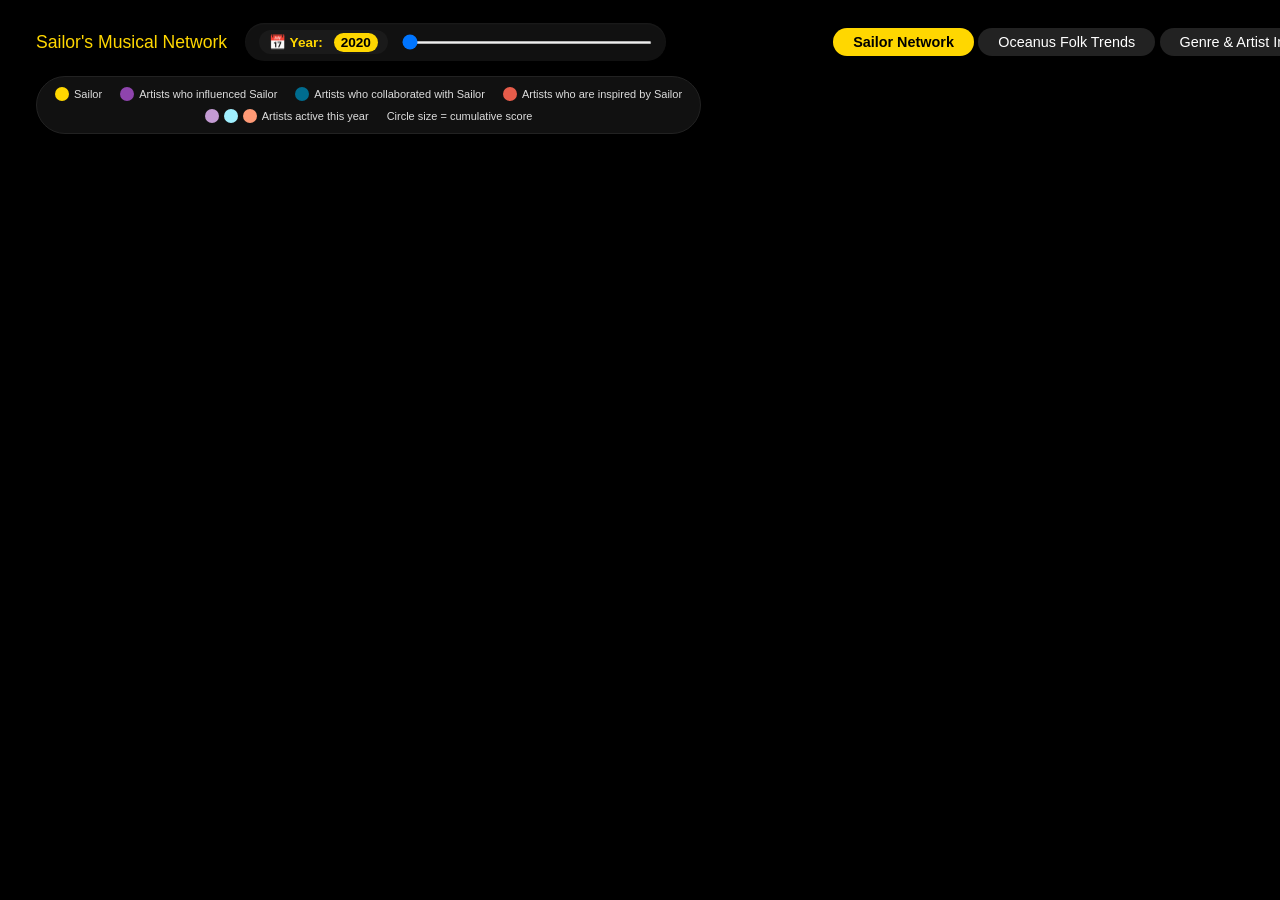
<file: index.html>
<!DOCTYPE html>
<html lang="en">
<head>
    <meta charset="UTF-8">
    <meta name="viewport" content="width=device-width, initial-scale=1.0">
    <title>Sailor's Influence & Collaboration</title>
    <link rel="stylesheet" href="css/style.css?v=2">
    <link rel="stylesheet" href="css/linechart.css?v=2">
    <link rel="stylesheet" href="css/sankey.css?v=2">
    <script src="https://d3js.org/d3.v7.min.js"></script>
</head>
<body>
    <div class="container">
        <!-- Header with title left, slider middle, tabs right -->
        <div class="header-row">
            <h1>Sailor's Musical Network</h1>
            <div class="controls">
                <div class="control-group">
                    <label>📅 Year: <span id="yearLabel" class="value-badge">2020</span></label>
                    <input type="range" id="yearSlider" min="2020" max="2030" step="1" value="2020">
                </div>
            </div>
            <div class="tabs">
                <button id="tab-network" class="tab-btn active">Sailor Network</button>
                <button id="tab-trends" class="tab-btn">Oceanus Folk Trends</button>
                <button id="tab-sankey" class="tab-btn">Genre & Artist Influence</button>
                <a href="pages/superstar_predictor.html" target="_blank" class="tab-btn">Superstar Predictor</a>
            </div>
        </div>

        <!-- Dynamic content area: views toggled via tabs -->
        <div id="dynamic-content">
            <!-- NETWORK VIEW -->
            <div id="network-view" class="view active-view">
                <div id="left-col">
                    <div id="network-container"></div>
                    <!-- Legend in two rows -->
                    <div class="legend">
                        <div class="legend-row">
                            <div><span style="background:#FFD700;"></span> Sailor</div>
                            <div><span style="background:#8E44AD;"></span> Artists who influenced Sailor</div>
                            <div><span style="background:#006C8F;"></span> Artists who collaborated with Sailor</div>
                            <div><span style="background:#E65C4A;"></span> Artists who are inspired by Sailor</div>
                        </div>
                        <div class="legend-row">
                            <div>
                                <span style="background:#C39BD3;"></span>
                                <span style="background:#A0F0FF;"></span>
                                <span style="background:#FF9A76;"></span>
                                Artists active this year
                            </div>
                            <div>Circle size = cumulative score</div>
                        </div>
                    </div>
                </div>
                <div id="slope-container">
                    <div id="slope-chart"></div>
                </div>
            </div>

            <!-- TRENDS VIEW -->
            <div id="trends-view" class="view" style="display: none;">
                <!-- Content loaded from pages/oceanus_trends.html -->
            </div>

            <!-- SANKEY VIEW -->
            <div id="sankey-view" class="view" style="display: none;">
                <!-- Content loaded from pages/sankey.html -->
            </div>
        </div>

        <div class="tooltip"></div>
    </div>

    <script src="js/viz.js"></script>
    <script src="js/tabs.js"></script>
</body>
</html>
</file>
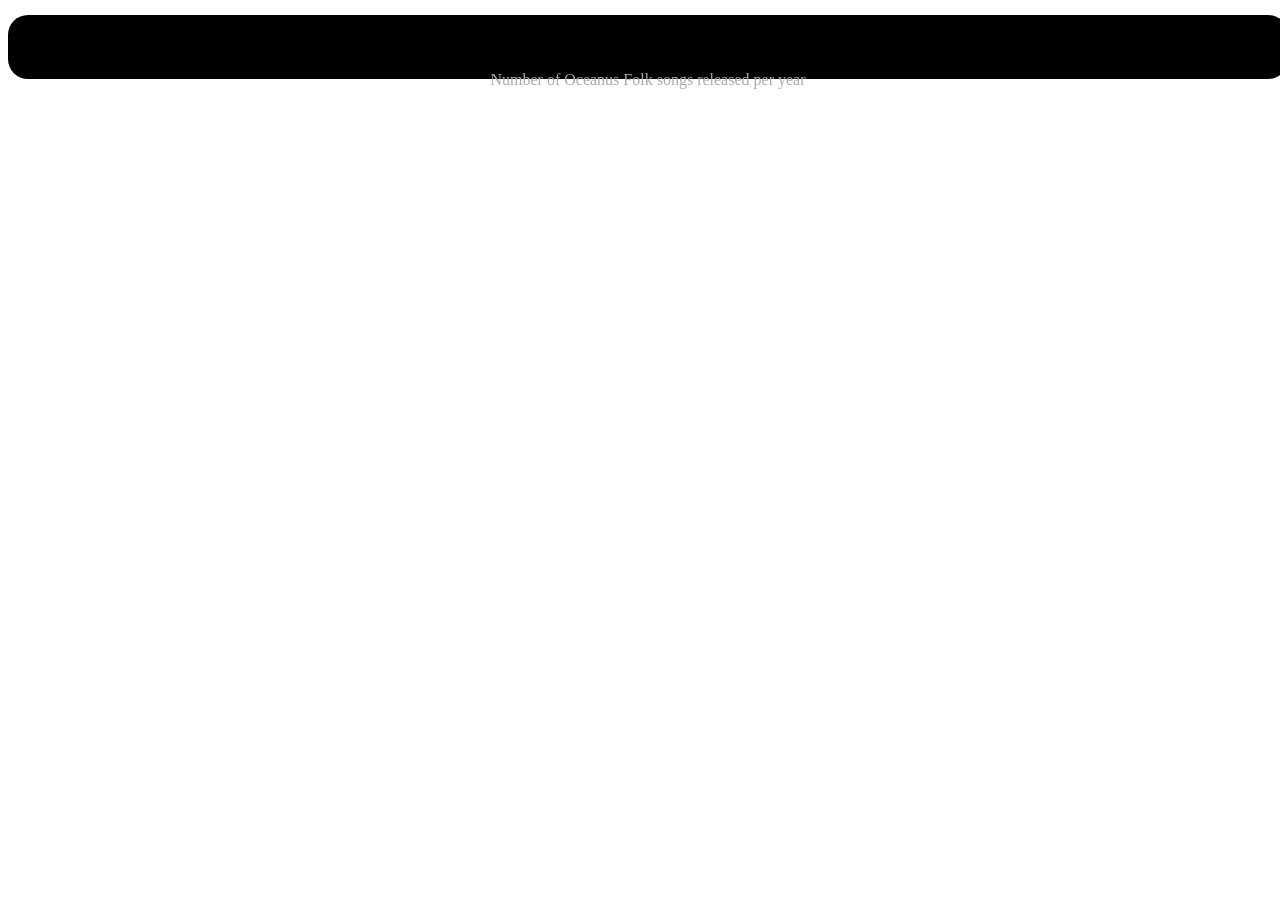
<file: pages/oceanus_trends.html>
<!DOCTYPE html>
<html lang="en">
<head>
    <meta charset="UTF-8">
    <meta name="viewport" content="width=device-width, initial-scale=1.0">
    <title>Oceanus Folk Works Over Time</title>
    <!-- Styles specific to this page (line chart) -->
    <link rel="stylesheet" href="../css/linechart.css">
    <!-- D3 library (required for chart) -->
    <script src="https://d3js.org/d3.v7.min.js"></script>
</head>
<body class="linechart-page">
    <div class="container">
        <!-- Main title (question as heading) -->
        <h1>Was the influence of Oceanus Folk intermittent or did it have a gradual rise?</h1>
        <!-- Subtitle explaining the chart -->
        <p class="subtitle">Number of Oceanus Folk songs released per year</p>
        <!-- The chart container will be filled by linechart.js -->
        <div id="line-chart"></div>
    </div>
    <!-- Chart script (loaded dynamically by tabs.js, but also present for standalone use) -->
    <script src="../js/linechart.js"></script>
</body>
</html>
</file>
<file: css/style.css>
/* ================================================================
   Global Reset & Base Styles
   ================================================================ */
* {
    margin: 0;
    padding: 0;
    box-sizing: border-box;
}

body {
    font-family: 'Segoe UI', 'Roboto', 'Helvetica Neue', sans-serif;
    background: black;
    color: white;
    padding: 18px;
    overflow-x: auto;   /* global horizontal scrollbar when content exceeds viewport */
    overflow-y: auto;
}

/* Main container – fixed width to keep content together, scrolls if needed */
.container {
    width: 1480px;               /* 900px network + 540px line chart + margins/gaps */
    background: black;
    border-radius: 18px;
    padding: 5px 18px;
    margin: 0 auto;
}

/* ================================================================
   Header Row (Title, Year Slider, Tabs)
   ================================================================ */
.header-row {
    display: flex;
    align-items: center;
    gap: 18px;
    margin-bottom: 10px;
    flex-wrap: nowrap;
    position: relative;
    z-index: 100;
}

h1 {
    font-size: 1.1rem;
    font-weight: 500;
    margin: 0;
    color: #FFD700;
    white-space: nowrap;
}

/* Year slider controls */
.controls {
    background: #111;
    padding: 7px 14px;
    border-radius: 54px;
    box-shadow: inset 0 1px 2px rgba(255,255,255,0.05), 0 2px 6px rgba(0,0,0,0.5);
    white-space: nowrap;
}

.control-group {
    display: flex;
    align-items: center;
    gap: 14px;
    flex-wrap: nowrap;
    justify-content: center;
}

.control-group label {
    font-weight: 600;
    color: #FFD700;
    background: #1a1a1a;
    padding: 4px 10px;
    border-radius: 27px;
    white-space: nowrap;
    font-size: 0.85rem;
}

.value-badge {
    background: #FFD700;
    color: black;
    padding: 2px 7px;
    border-radius: 27px;
    margin-left: 7px;
}

input[type="range"] {
    width: 250px;
    cursor: pointer;
    background: #333;
    height: 3px;
    border-radius: 3px;
}

/* Tabs – aligned to the right of the container */
.tabs {
    margin-left: auto;
    position: relative;
    z-index: 101;
    white-space: nowrap;
    left: 40px;               /* fine‑tune horizontal position */
}
.tab-btn {
    background: #222;
    color: white;
    border: none;
    padding: 6px 20px;
    border-radius: 36px;
    cursor: pointer;
    font-size: 0.9rem;
    transition: 0.2s;
    position: relative;
    z-index: 102;
    pointer-events: auto !important;
    text-decoration: none;
}
.tab-btn.active {
    background: #FFD700;
    color: black;
    font-weight: bold;
}
.tab-btn:hover {
    background: #444;
}
a.tab-btn {
    text-decoration: none;
}

/* ================================================================
   Two‑Column Layout (Network + Line Chart)
   ================================================================ */
#viz {
    display: flex;
    gap: 18px;
    align-items: flex-start;
    background: black;
    border-radius: 14px;
    padding: 18px;
}

/* Left column: network circle + legend */
#left-col {
    flex: 0 0 auto;
    display: flex;
    flex-direction: column;
    align-items: center;
    gap: 5px;
}

/* Network SVG – fixed size (scaled via CSS to fit container) */
#network-container svg {
    width: 900px;
    height: 660px;
    background: transparent;
    display: block;
}

/* Legend – two rows, directly below the network */
.legend {
    width: 100%;
    display: flex;
    flex-direction: column;
    align-items: center;
    gap: 8px;
    background: #111;
    padding: 10px 18px;
    border-radius: 36px;
    border: 1px solid #222;
}
.legend-row {
    display: flex;
    flex-wrap: wrap;
    justify-content: center;
    gap: 18px;
}
.legend-row div {
    display: flex;
    align-items: center;
    gap: 5px;
    color: #ddd;
    font-size: 11px;
}
.legend-row span {
    width: 14px;
    height: 14px;
    border-radius: 50%;
    display: inline-block;
}

/* Right column (line chart) – originally named "slope", now holds line chart */
#slope-container {
    flex: 0 0 auto;
    background: black;
    border-radius: 12px;
    padding: 0;
    box-shadow: 0 2px 8px rgba(255,255,255,0.05);
}
#slope-chart svg {
    width: 540px;
    height: auto;
    display: block;
}

/* ================================================================
   Tooltips & Node Styling
   ================================================================ */
.tooltip {
    position: absolute;
    background: rgba(0,0,0,0.95);
    color: #f0ebe0;
    padding: 9px 12px;
    border-radius: 11px;
    pointer-events: none;
    font-size: 11px;
    line-height: 1.4;
    opacity: 0;
    transition: opacity 0.2s ease;
    max-width: 420px;
    backdrop-filter: blur(4px);
    box-shadow: 0 4px 12px rgba(0,0,0,0.5);
    z-index: 50;
    font-family: monospace;
    border-left: 4px solid #FFD700;
}

.node text {
    font-weight: 500;
    text-shadow: 0 1px 0 black;
    letter-spacing: 0.2px;
}

.node circle:hover {
    stroke: white !important;
    stroke-width: 3px !important;
    filter: none !important;
}

/* ================================================================
   Views (Network / Trends / Sankey)
   ================================================================ */
.view {
    display: none;
}
.view.active-view {
    display: flex;
    gap: 18px;
}
#network-view {
    display: flex;
    gap: 18px;
}
#trends-view {
    position: relative;
    min-height: 540px;
    background: black;
    border-radius: 12px;
    padding: 0;
}

/* Dynamic content container – keeps tabs above */
#dynamic-content {
    position: relative;
    z-index: 1;
}

/* Additional tooltip for line chart (used by trends page) */
.linechart-tooltip {
    z-index: 50 !important;
}

/* ================================================================
   Responsive Behaviour (stack on narrow screens)
   ================================================================ */
@media (max-width: 900px) {
    .container { padding: 10px; }
    .header-row { flex-direction: column; white-space: normal; }
    .controls { width: 100%; text-align: center; white-space: normal; }
    .tabs { margin-left: 0; justify-content: center; white-space: normal; left: 0; }
    #viz { flex-direction: column; }
    #left-col { width: 100%; }
    #slope-container { width: 100%; }
    #network-container svg { width: 100%; max-width: 900px; height: auto; }
    #slope-chart svg { width: 100%; max-width: 540px; }
    .control-group label { font-size: 0.75rem; }
    .legend-row { gap: 12px; }
    .legend-row div { font-size: 10px; }
}
</file>
<file: css/linechart.css>
/* ================================================================
   linechart.css – Styles for the Oceanus Trends page (dynamically loaded)
   All rules are scoped under .linechart-page to avoid conflicts with the main network page.
   ================================================================ */

/* Make the wrapper fill the available width and allow overflow */
.linechart-page {
    width: 100%;
    overflow: visible;
}

/* The main content container */
.linechart-page .container {
    max-width: 1400px;
    margin: 0 auto;
    background: black;
    border-radius: 20px;
    padding: 0 0 0 0;          /* no extra padding (managed by inner elements) */
    overflow: visible;
}

/* Main title – positioned relative to move it up and left (custom alignment) */
.linechart-page h1 {
    color: #FFD700;
    text-align: left;
    font-size: 1.4rem;
    position: relative;
    top: -40px;                /* shift upward */
    left: -40px;               /* shift left */
    margin-bottom: 0;
}

/* Subtitle – kept centered under the title */
.linechart-page .subtitle {
    text-align: center;
    color: #aaa;
    margin-bottom: 20px;
    font-size: 1rem;
    margin-top: 30px;
    position: relative;
    top: 0;
}

/* Container for the line chart SVG – flex to centre it */
.linechart-page #line-chart {
    display: flex;
    flex-direction: column;
    align-items: center;
    width: 100%;
    margin-top: -30px;         /* pull the chart up slightly */
}

/* The SVG itself – black background, rounded corners, auto margins */
.linechart-page #line-chart svg {
    display: block;
    margin: 0 auto;
    background: black;
    border-radius: 12px;
}

/* Tooltip for the line chart (data points) */
.linechart-tooltip {
    position: absolute;
    background: rgba(0,0,0,0.95);
    color: #f0ebe0;
    padding: 8px 12px;
    border-radius: 8px;
    pointer-events: none;
    font-size: 12px;
    font-family: monospace;
    border-left: 3px solid #FFD700;
    z-index: 1000;
}

/* Checkbox controls (toggle lines on/off) – centred row */
.linechart-page .linechart-controls {
    margin-top: 20px;
    text-align: center;
}
.linechart-page .linechart-controls-inner {
    display: inline-flex;
    gap: 20px;
    padding: 8px 20px;
    background: #111;
    border-radius: 40px;
    align-items: center;
}
.linechart-page .linechart-controls-inner label {
    display: inline-flex;
    align-items: center;
    gap: 8px;
    cursor: pointer;
    color: white;
    font-size: 14px;
}
.linechart-page .linechart-controls-inner input[type="checkbox"] {
    cursor: pointer;
}
.linechart-page .linechart-controls-inner span:first-of-type {
    display: inline-block;
    width: 20px;
    height: 3px;
    border-radius: 2px;
}

/* Legend (static, below the checkboxes) – centred row */
.linechart-page .legend {
    display: flex;
    justify-content: center;
    gap: 30px;
    margin-top: 20px;
    background: #1a1a1a;
    padding: 8px 20px;
    border-radius: 30px;
    width: fit-content;
    margin-left: auto;
    margin-right: auto;
}
.linechart-page .legend span {
    width: 20px;
    height: 3px;
    border-radius: 0;
    display: inline-block;
    vertical-align: middle;
}
.linechart-page .legend div {
    display: flex;
    align-items: center;
    gap: 6px;
    color: white;
    font-size: 14px;
}

/* Responsive adjustments for narrow screens */
@media (max-width: 900px) {
    .linechart-page .legend {
        gap: 15px;
        flex-wrap: wrap;
        padding: 8px 15px;
    }
    .linechart-page .linechart-controls-inner {
        gap: 10px;
        flex-wrap: wrap;
        justify-content: center;
    }
}
</file>
<file: css/sankey.css>
/* ================================================================
   sankey.css – Styles for the Sankey diagram page (genres & artists)
   All rules are scoped under #sankey-view because the content is
   dynamically loaded into that div by tabs.js.
   ================================================================ */

/* Global reset (only affects the Sankey view) */
#sankey-view * {
    margin: 0;
    padding: 0;
    box-sizing: border-box;
}

/* Main container */
#sankey-view {
    font-family: 'Segoe UI', 'Roboto', sans-serif;
    background: black;
    padding: 0;
}

#sankey-view .container {
    max-width: 1700px;
    margin: 0 auto;
    background: black;
    border-radius: 20px;
    padding: 20px 30px 30px;
    position: relative;
}

/* Title – absolutely positioned to overlay the diagram (custom layout) */
#sankey-view h1 {
    position: absolute;
    top: -30px;
    left: -30px;
    font-size: 1.1rem;
    margin: 0;
    padding: 0;
    line-height: 1;
    color: #FFD700;
    width: auto;
    text-align: left;
    z-index: 10;
}

/* Subtitle (unused, kept for possible future use) */
#sankey-view .subtitle {
    text-align: center;
    color: #6b6b6b;
    margin-bottom: 25px;
    font-size: 0.95rem;
}

/* Dropdown control bar */
#sankey-view .controls {
    text-align: center;
    margin-bottom: 25px;
    background: black;
}
#sankey-view .controls label {
    font-weight: 600;
    margin-right: 10px;
    font-size: 1rem;
    color: white;
}
#sankey-view #viewSelector {
    padding: 8px 16px;
    font-size: 1rem;
    border-radius: 30px;
    border: 1px solid #ccc;
    background: #fefcf8;
    cursor: pointer;
    outline: none;
}
#sankey-view #viewSelector:hover {
    background: #fff6e8;
}

/* Container for the SVG – overflow‑x allows horizontal scroll if needed */
#sankey-view #sankey-container {
    position: relative;    /* avoid absolute positioning conflict */
    display: flex;
    justify-content: center;
    align-items: center;
    background: black;
    border-radius: 16px;
    padding: 10px;
    min-height: 200px;
    overflow-x: auto;
}

/* SVG itself – background transparent (inherits black from container) */
#sankey-view svg {
    background: transparent;
    font-family: 'Segoe UI', sans-serif;
}

/* Sankey nodes (rectangles) */
#sankey-view .node rect {
    cursor: pointer;
    transition: opacity 0.2s;
}

/* Node labels – white text for visibility on black background */
#sankey-view .node text {
    font-size: 11px;
    font-weight: 500;
    fill: white;
}

/* Links (flows) – semi‑transparent, highlight on hover */
#sankey-view .link {
    fill: none;
    stroke-opacity: 0.6;
    transition: stroke-opacity 0.2s;
}
#sankey-view .link:hover {
    stroke-opacity: 0.9;
}

/* Tooltip – appears on node/link hover */
#sankey-view .tooltip {
    position: absolute;
    background: rgba(0,0,0,0.85);
    color: #f0f0f0;
    padding: 8px 14px;
    border-radius: 12px;
    font-size: 12px;
    pointer-events: none;
    opacity: 0;
    transition: opacity 0.2s;
    z-index: 1000;
    backdrop-filter: blur(4px);
    font-family: monospace;
    border-left: 3px solid #2c5f2d;
    white-space: nowrap;
}

/* Optional footer (not shown in current HTML, kept for future) */
#sankey-view .footer {
    margin-top: 25px;
    text-align: center;
    font-size: 0.75rem;
    color: #888;
    display: flex;
    justify-content: center;
    gap: 30px;
}

/* Responsive adjustments for smaller screens */
@media (max-width: 700px) {
    #sankey-view .container { padding: 15px; }
    #sankey-view #sankey-container { padding: 10px; }
    #sankey-view .footer { flex-direction: column; gap: 5px; }
}
</file>
